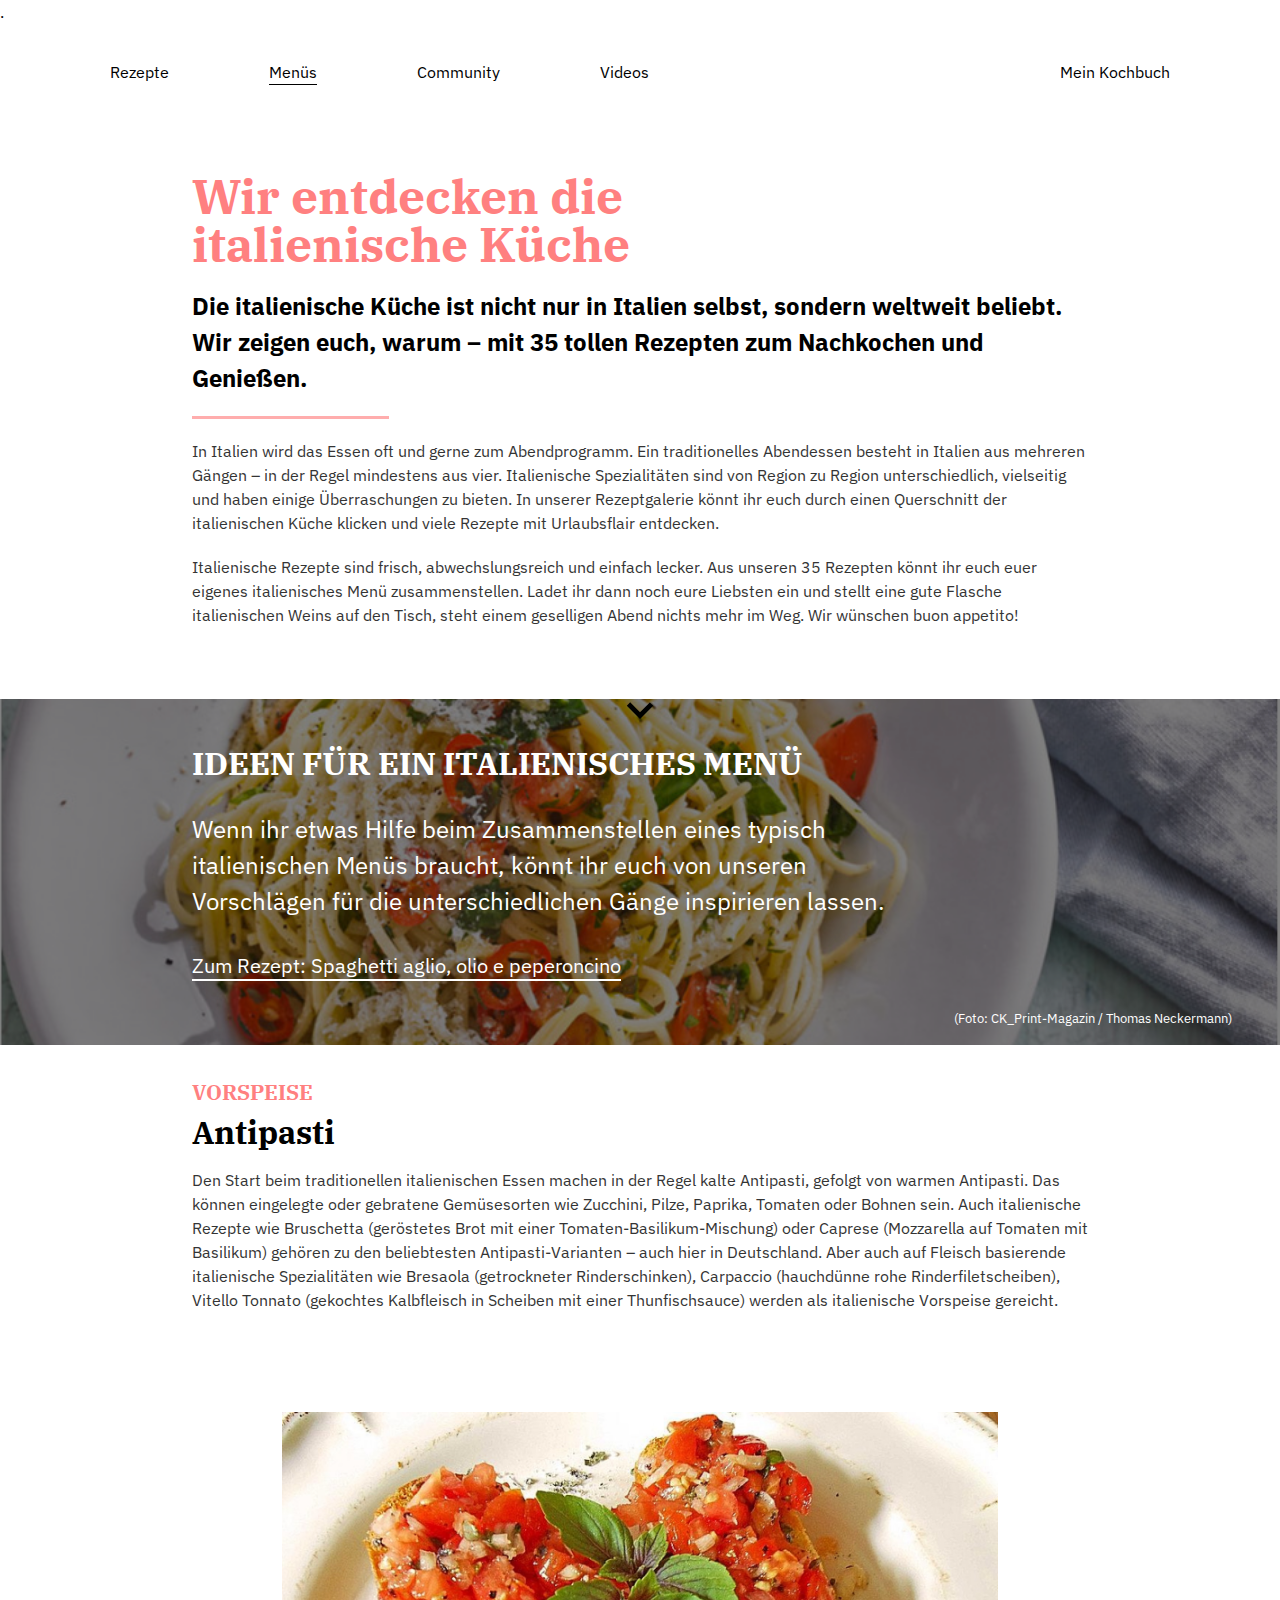
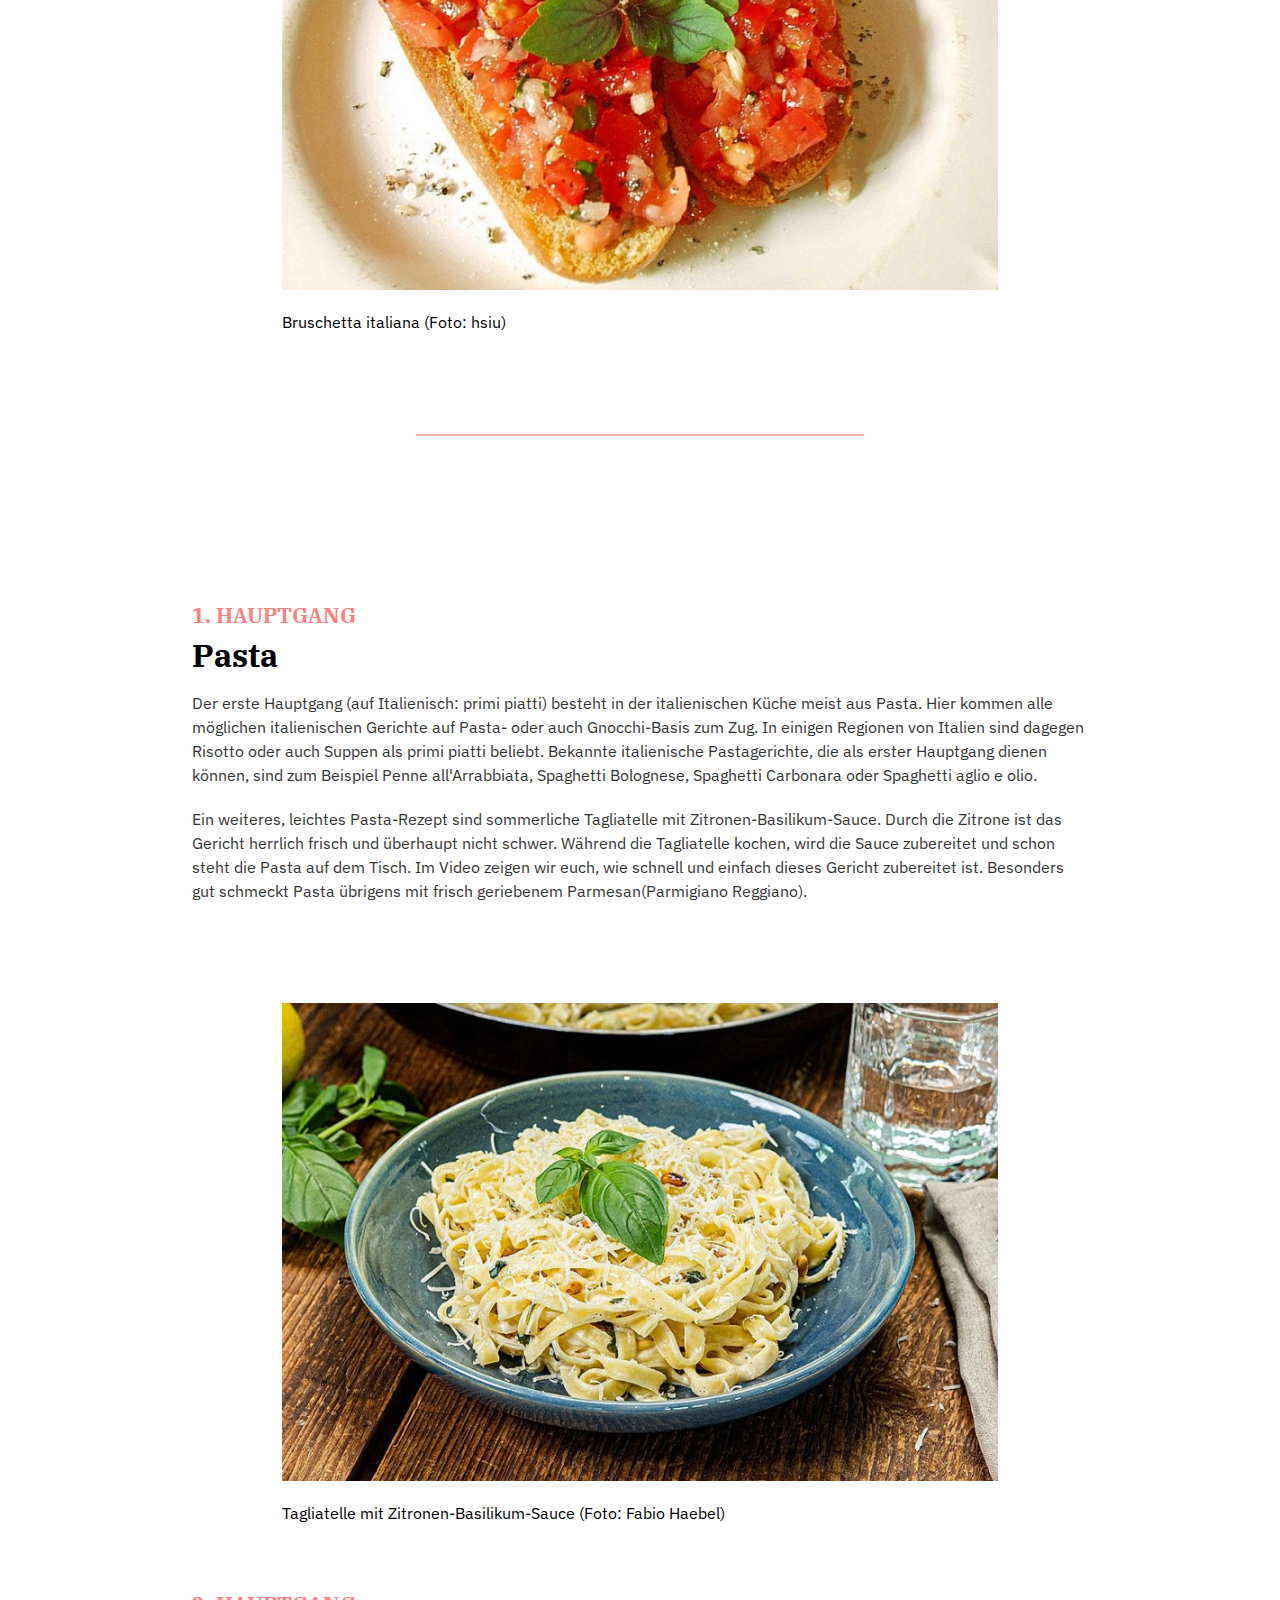
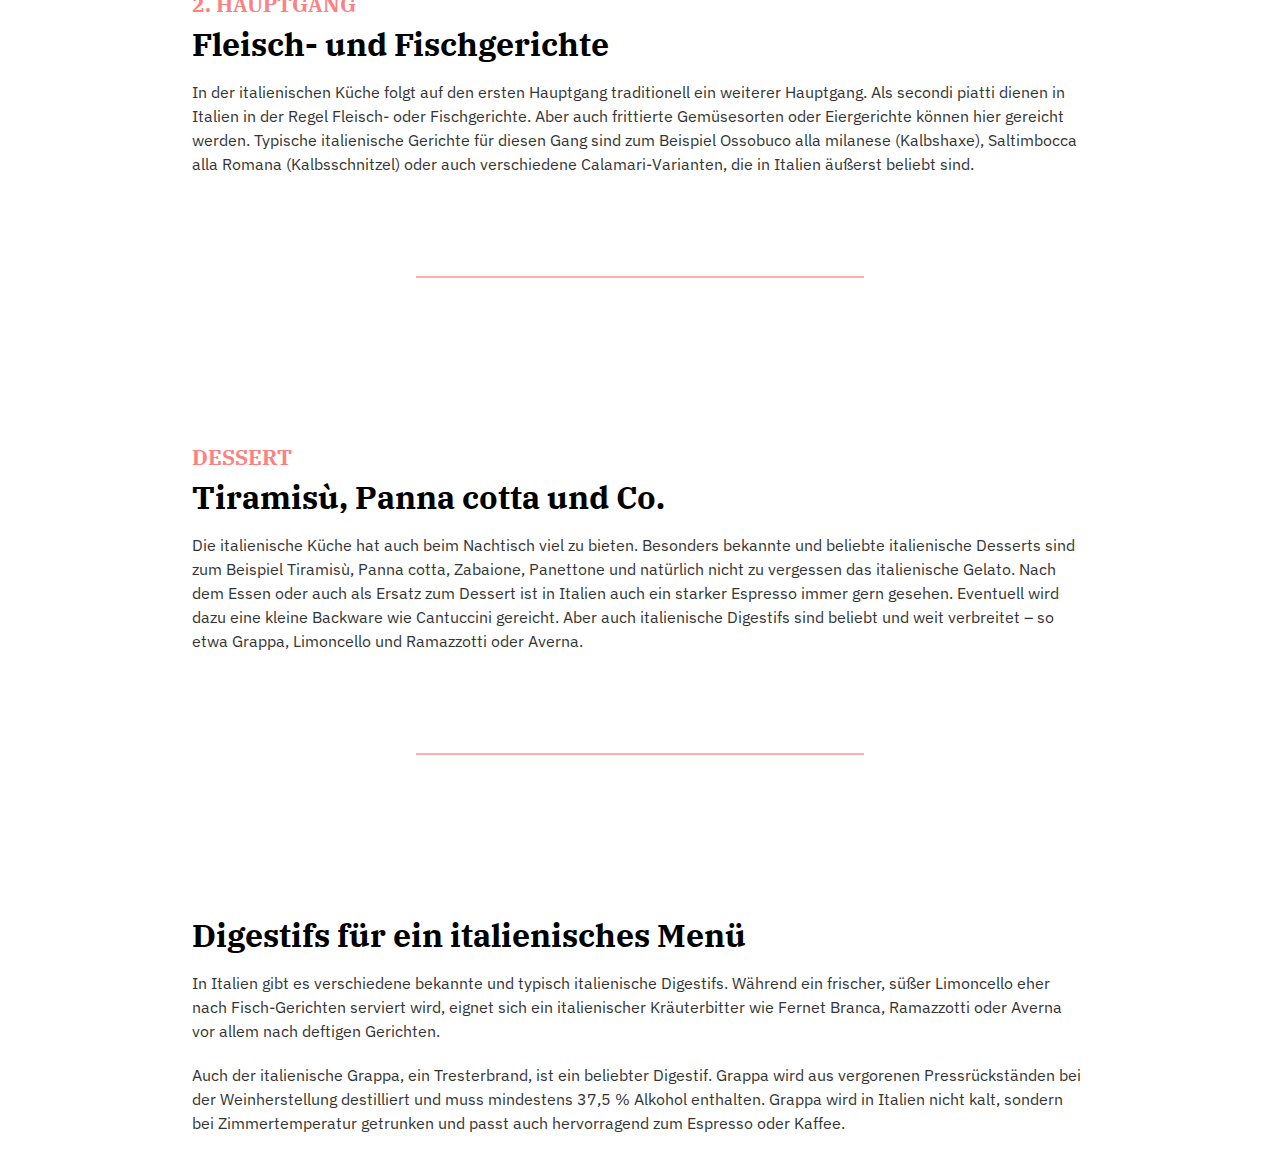
<file: index.html>
<!DOCTYPE html>
<html lang="de">

<head>
  <meta charset="UTF-8">
  <meta http-equiv="X-UA-Compatible" content="IE=edge">
  <meta name="viewport" content="width=device-width, initial-scale=1.0">
  <title>Übersicht</title>.

  <link rel="stylesheet" href="./styles/reset.css">
  <link rel="stylesheet" href="./styles/variables.css">
  <link rel="stylesheet" href="./styles/base.css">
  <link rel="stylesheet" href="./styles/components.css">
</head>

<body>

  <header class="navbar">
    <nav>
      <ul>
        <li><a href="./recipes/spaghetti-aglio-olio-e-peperoncino.html">Rezepte</a></li>
        <li><a class="is-active" href="/index.html">Menüs</a></li>
        <li><a href="#">Community</a></li>
        <li><a href="#">Videos</a></li>
        <li><a href="#">Mein Kochbuch</a></li>
      </ul>
    </nav>
  </header>

  <main>
    <article class="catcher">
      <h1>Wir entdecken die italienische Küche</h1>

      <h2 class="subheader">
        Die italienische Küche ist nicht nur in Italien selbst, sondern
        weltweit beliebt. Wir zeigen euch, warum – mit 35 tollen Rezepten zum
        Nachkochen und Genießen.
      </h2>

      <hr>

      <p>
        In Italien wird das Essen oft und gerne zum Abendprogramm. Ein
        traditionelles Abendessen besteht in Italien aus mehreren Gängen – in
        der Regel mindestens aus vier. Italienische Spezialitäten sind von
        Region zu Region unterschiedlich, vielseitig und haben einige
        Überraschungen zu bieten. In unserer Rezeptgalerie könnt ihr euch
        durch einen Querschnitt der italienischen Küche klicken und viele
        Rezepte mit Urlaubsflair entdecken.
      </p>

      <p>
        Italienische Rezepte sind frisch, abwechslungsreich und einfach
        lecker. Aus unseren 35 Rezepten könnt ihr euch euer eigenes
        italienisches Menü zusammenstellen. Ladet ihr dann noch eure Liebsten
        ein und stellt eine gute Flasche italienischen Weins auf den Tisch,
        steht einem geselligen Abend nichts mehr im Weg. Wir wünschen buon
        appetito!
      </p>

      <p>
        <a href="#antipasti">
        <svg xmlns="http://www.w3.org/2000/svg" viewBox="0 -960 960 960" width="48">
          <path d="M480-322 216-586l67-67 197 198 197-197 67 67-264 263Z" />
        </svg>
        </a>
      </p>
    </article>

    <section class="hero">
      <figure>
        <img src="images/header.jpg" alt="Bild von Spaghetti">
        <figcaption>(Foto: CK_Print-Magazin / Thomas Neckermann)</figcaption>
      </figure>

      <div class="hero-content">
        <h2>Ideen für ein italienisches Menü</h2>
        <p>
          Wenn ihr etwas Hilfe beim Zusammenstellen eines typisch italienischen
          Menüs braucht, könnt ihr euch von unseren Vorschlägen für die
          unterschiedlichen Gänge inspirieren lassen.
          <a href="#">Zum Rezept: Spaghetti aglio, olio e peperoncino</a>
        </p>
      </div>

    </section>

    <section id="antipasti">
      <h2>Vorspeise</h2>
      <h3>Antipasti</h3>

      <p>
        Den Start beim traditionellen italienischen Essen machen in der Regel
        kalte Antipasti, gefolgt von warmen Antipasti. Das können eingelegte
        oder gebratene Gemüsesorten wie Zucchini, Pilze, Paprika, Tomaten oder
        Bohnen sein. Auch italienische Rezepte wie Bruschetta (geröstetes Brot
        mit einer Tomaten-Basilikum-Mischung) oder Caprese (Mozzarella auf
        Tomaten mit Basilikum) gehören zu den beliebtesten Antipasti-Varianten
        – auch hier in Deutschland. Aber auch auf Fleisch basierende
        italienische Spezialitäten wie Bresaola (getrockneter Rinderschinken),
        Carpaccio (hauchdünne rohe Rinderfiletscheiben), Vitello Tonnato
        (gekochtes Kalbfleisch in Scheiben mit einer Thunfischsauce) werden
        als italienische Vorspeise gereicht.
      </p>

      <figure>
        <img src="./images/bruschetta-italiana.jpg" alt="Bild von Bruschetta Italiana">
        <figcaption>Bruschetta italiana (Foto: hsiu)</figcaption>
      </figure>

      <hr>
    </section>

    <section>
      <h2>1. Hauptgang</h2>
      <h3>Pasta</h3>

      <p>
        Der erste Hauptgang (auf Italienisch: primi piatti) besteht in der
        italienischen Küche meist aus Pasta. Hier kommen alle möglichen
        italienischen Gerichte auf Pasta- oder auch Gnocchi-Basis zum Zug. In
        einigen Regionen von Italien sind dagegen Risotto oder auch Suppen als
        primi piatti beliebt. Bekannte italienische Pastagerichte, die als
        erster Hauptgang dienen können, sind zum Beispiel Penne
        all'Arrabbiata, Spaghetti Bolognese, Spaghetti Carbonara oder
        Spaghetti aglio e olio.
      </p>

      <p>
        Ein weiteres, leichtes Pasta-Rezept sind sommerliche Tagliatelle mit
        Zitronen-Basilikum-Sauce. Durch die Zitrone ist das Gericht herrlich
        frisch und überhaupt nicht schwer. Während die Tagliatelle kochen,
        wird die Sauce zubereitet und schon steht die Pasta auf dem Tisch. Im
        Video zeigen wir euch, wie schnell und einfach dieses Gericht
        zubereitet ist. Besonders gut schmeckt Pasta übrigens mit frisch
        geriebenem Parmesan(Parmigiano Reggiano).
      </p>

      <figure>
        <img src="images/tagliatelle-mit-zitronen-basilikum-sauce.jpg" alt="Bild von Tagliatelle">
        <figcaption>Tagliatelle mit Zitronen-Basilikum-Sauce (Foto: Fabio Haebel)</figcaption>
      </figure>
    </section>

    <section>
      <h2>2. Hauptgang</h2>
      <h3>Fleisch- und Fischgerichte</h3>

      <p>
        In der italienischen Küche folgt auf den ersten Hauptgang traditionell
        ein weiterer Hauptgang. Als secondi piatti dienen in Italien in der
        Regel Fleisch- oder Fischgerichte. Aber auch frittierte Gemüsesorten
        oder Eiergerichte können hier gereicht werden. Typische italienische
        Gerichte für diesen Gang sind zum Beispiel Ossobuco alla milanese
        (Kalbshaxe), Saltimbocca alla Romana (Kalbsschnitzel) oder auch
        verschiedene Calamari-Varianten, die in Italien äußerst beliebt sind.
      </p>

      <hr>
    </section>

    <section>
      <h2>Dessert</h2>
      <h3>Tiramisù, Panna cotta und Co.</h3>

      <p>
        Die italienische Küche hat auch beim Nachtisch viel zu bieten.
        Besonders bekannte und beliebte italienische Desserts sind zum
        Beispiel Tiramisù, Panna cotta, Zabaione, Panettone und natürlich
        nicht zu vergessen das italienische Gelato. Nach dem Essen oder auch
        als Ersatz zum Dessert ist in Italien auch ein starker Espresso immer
        gern gesehen. Eventuell wird dazu eine kleine Backware wie Cantuccini
        gereicht. Aber auch italienische Digestifs sind beliebt und weit
        verbreitet – so etwa Grappa, Limoncello und Ramazzotti oder Averna.
      </p>

      <hr>
    </section>

    <section>
      <h3>Digestifs für ein italienisches Menü</h3>

      <p>
        In Italien gibt es verschiedene bekannte und typisch italienische
        Digestifs. Während ein frischer, süßer Limoncello eher nach
        Fisch-Gerichten serviert wird, eignet sich ein italienischer
        Kräuterbitter wie Fernet Branca, Ramazzotti oder Averna vor allem nach
        deftigen Gerichten.
      </p>

      <p>
        Auch der italienische Grappa, ein Tresterbrand, ist ein beliebter
        Digestif. Grappa wird aus vergorenen Pressrückständen bei der
        Weinherstellung destilliert und muss mindestens 37,5 % Alkohol
        enthalten. Grappa wird in Italien nicht kalt, sondern bei
        Zimmertemperatur getrunken und passt auch hervorragend zum Espresso
        oder Kaffee.
      </p>
    </section>
  </main>
</body>

</html>
</file>
<file: styles/variables.css>
@import url("https://fonts.googleapis.com/css2?family=IBM+Plex+Sans:wght@400;700&display=swap");
@import url("https://fonts.googleapis.com/css2?family=IBM+Plex+Serif:wght@400;500;700&display=swap");

:root {
    --base-size: 1rem;

    /* Sizes */
    --xs: calc(0.5 * var(--base-size));
    --s: calc(1 * var(--base-size));
    --m: calc(1.5 * var(--base-size));
    --l: calc(2 * var(--base-size));
    --xl: calc(3 * var(--base-size));
    --xxl: calc(4 * var(--base-size));
    --xxxl: calc(5 * var(--base-size));
    --max-width-content: calc(60 * var(--s));

    /* Colors */
    --primary: #000;
    --primary-lighter: #343434;
    --secondary: #fff;
    --accent: #ff8080;
    --accent-lighter: #ffadad;
    --accent-lightest: #fdd0d0;
    --light: hsl(0deg 0% 80% / 100%);
    --lighter: hsl(0deg 0% 90% / 100%);
    --lightest: hsl(0deg 0% 100% / 100%);    

    /* Font Family */
    --font-family-sans: "IBM Plex Sans", sans-serif;
    --font-family-serif: "IBM Plex Serif", serif;

    /* Spacing */
    --spacing-padding: 110px;
    --spacing-margin-large: 100px;
    --spacing-margin-medium: 20px;

    /* Font Sizes */
    --font-size-base: var(--s);
    --font-size-heading1: var(--xl);
    --font-size-heading2: var(--m);
    --font-size-paragraph: var(--s);

    /* Font Weights */
    --font-weight-normal: 400;
    --font-weight-bold: 700;

    /* Figure */
    --figure-margin-top: var(--spacing-margin-large);

    /* Article */
    --article-margin-bottom: var(--spacing-margin-large);

    /* Misc */
    --lh-heading: 100%;
}
</file>
<file: styles/base.css>
html,
body {
    font-family: var(--font-family-sans);
    font-size: var(--font-size-base);
}

nav a {
    color: var(--primary);
}


h1 {
    max-width: var(--max-width-content);
    color: var(--accent);
    font-family: var(--font-family-serif);
    font-size: var(--font-size-heading1);
    font-weight: var(--font-weight-bold);
    line-height: var(--lh-heading);
    text-wrap: balance;
}

h2 {
    margin-bottom: var(--l);
    font-size: var(--font-size-heading2);
    font-weight: var(--font-weight-bold);
    line-height: var(--lh-normal);
}

h3{
    line-height: var(--lh-heading);
}

h2 + h3{
    margin-top: calc(var(--m) * -1);
}

hr {
    border: none;
    border-top: 2px solid #d9d9d9;
    margin: var(--spacing-margin-large) 0;
}

p {
    margin: var(--spacing-margin-medium) 0 0;
    color: var(--primary-lighter);
    font-size: var(--font-size-paragraph);
    font-weight: var(--font-weight-normal);
    line-height: 1.5;
}

figure {
    margin: var(--figure-margin-top) 0 0;
}

img {
    width: 100%;
}

figcaption {
    margin: var(--spacing-margin-medium) 0 0;
}

ol {
    padding: 0 0 0 var(--spacing-margin-medium);
}

main > article:not(.hero),
main > div,
main > section:not(.hero){
    max-width: var(--max-width-content);
    padding: var(--l);
    margin: auto;
}

/* stylelint-disable-next-line no-descending-specificity */
article {
    margin: 0 0 var(--article-margin-bottom);
}

article a {
    display: inline-block;
    margin: var(--spacing-margin-medium) 0 0;
    color: var(--primary);
    text-decoration: none;
}

section h2,
article:not([class]) h2
 {
    color: var(--accent);
    font-family: var(--font-family-serif);
    font-size: 1.3rem;
    text-transform: uppercase;
}

article:not([class]) h3,
section:not([class]) h3 {
    font-family: var(--font-family-serif);
    font-size: 2rem;
    font-weight: var(--font-weight-bold);
}

article:not([class]) figure,
section:not([class]) figure {
    width: 80%;
    margin-left: 10%;
}

article:not([class]) hr,
section:not([class]) hr {
    width: 50%;
    border-top: 2px solid var(--accent-lighter);
    margin-left: 25%;
}
</file>
<file: styles/components.css>
/* Hero
############################################################################ */

.hero {
    position: relative;
    display: flex;
    overflow: hidden;
    width: 100vw;
    flex-direction: column;
    align-items: center;
    justify-content: center;
    color: var(--secondary);
}

.hero figure {
    position: absolute;
    margin: 0;
    inset: 0;
    pointer-events: none;
}

.hero figure img {
    position: absolute;
    z-index: -1;
    top: 0;
    right: 0;
    bottom: 0;
    width: 100%;
    height: 100%;
    filter: brightness(0.5);
    object-fit: cover;
    object-position: center center;

}

.hero figure figcaption {
    position: absolute;
    right: var(--xl);
    bottom: var(--s);
    font-size: smaller;
}

.hero h1 {
    color: var(--lightest);
}

.hero h2 {
    color: var(--lightest);
    font-family: var(--font-family-serif);
    font-size: var(--l);
    font-weight: var(--font-weight-bold);
    line-height: var(--lh-heading);
}

.hero p {
    color: var(--secondary);
    font-size: var(--m);
}

.hero a {
    display: block;
    margin-top: var(--l);
    color: var(--secondary);
    font-size: smaller;
    text-decoration: underline;
    text-underline-offset: 0.4rem;
}

.hero-content{
    max-width: var(--max-width-content);
    padding: var(--xl) var(--l) var(--xxl);
    padding-right: calc(10vw * 1.5);
}

/* Subheader
############################################################################ */

.subheader {
    font-size: 1.5rem;
    font-weight: var(--font-weight-bold);
}


/* Catcher
############################################################################ */

.catcher {
    max-width: var(--max-width-content);
    padding: var(--l);
}

.catcher * {
    margin: var(--spacing-margin-medium) 0 0;
}

.catcher h1{
    max-width: 90%;
}

.catcher p:last-child {
    display: flex;
    width: 100%;
    align-items: center;
}

.catcher p:last-child svg {
    position: absolute;
    left: 50%;
    transform: translateX(-50%);
}

.catcher hr {
    width: 22%;
    border-top: 3px solid var(--accent-lighter);
}


/* Ingredients
############################################################################ */

.ingredients table {
    width: 100%;
    border: 1px solid var(--accent);
    border-collapse: collapse;
}

.ingredients th,
.ingredients td {
    padding: 8px;
    border-right: 1px solid var(--accent);
    border-bottom: 1px solid var(--accent);
    text-align: left;
}

.ingredients td {
    padding-right: 6rem;
}

.ingredients td:last-child {
    border-right: none;
}

/* Nutritional Values
############################################################################ */

.nutritional-values{
    width: 100%;
    text-align: center;
}

.nutritional-values dl {
    margin: 20px 0 0;
}

.nutritional-values dt {
    margin: 20px 0 0;
    font-size: 1.2rem;
}

.nutritional-values dd {
    color: var(--accent);
    font-family: "IBM Plex Serif", serif;
    font-size: 1.5rem;
    font-weight: var(--font-weight-bold);
}


/* Navbar (Main Navigation)
############################################################################ */

.navbar {
    position: sticky;
    z-index: 1;
    top: 0;
    width: 100%;
    padding: var(--spacing-margin-medium) var(--spacing-padding);
    background: var(--secondary);
}

.navbar ul {
    display: flex;
    width: 100%;
    justify-content: space-between;
    padding: 0;
    list-style: none;
}

.navbar ul li a {
    text-decoration: none;
}

.navbar ul li:not(:last-child) {
    margin-right: var(--spacing-margin-large);
}

.navbar ul li:last-child {
    margin-right: 0;
    margin-left: auto;
}

/* navbar link highlight */
.navbar a.is-active {
    text-decoration: underline;
    text-underline-offset: 0.4rem;
}

/* Intern Nav (Page Navigation)
############################################################################ */

.intern-nav {
    position: fixed;
    z-index: 1;
    right: 0;
    margin-top: 0;
    background-color: var(--accent-lightest);
}

.intern-nav ul {
    padding: 1rem;
    list-style: none;
}

/* stylelint-disable-next-line no-descending-specificity */
.intern-nav ul li {
    margin-right: 0;
}

.intern-nav ul li a {
    text-decoration: none;
}

.intern-nav ul li a[data-state="active"] {
    text-decoration: underline;
    text-underline-offset: 0.2rem;}



/* Quantiy Selector
############################################################################ */

.quantity-selector-head{
    max-width: var(--max-width-content);
    color: var(--darkest);
    font-family: var(--font-family-sans-serif);
}

.quantity-selector-head .highlighted {
    padding: 0.2rem 0.7rem;
    border-radius: 1rem;
    margin: 0 0.5rem;
    background-color: var(--accent-lighter);
    font-weight: var(--font-weight-bold);
}


/* Form
############################################################################ */

form {
    display: flex;
    width: fit-content;
    flex-direction: column;
}

form input {
    padding: var(--s) var(--m);
    margin-bottom: var(--l);
    
}

.form-container {
    display: flex;
    flex-direction: row;
    gap: var(--m);
}

form button {
    padding: var(--s) var(--xl);
    border: none;
    border-radius: 0;
    background: #d9d9d9;
    outline: none;
}

.form-container button:last-child{
    background-color: var(--accent-lighter);
}

.form-container .input-container {
    display: flex;
    flex-direction: column;
}

textarea {
    width: 100%;
    height: 10rem;
    padding: var(--s) var(--m);
}

label[for="data"] {
    display: flex;
    align-items: center;
}

form input[type="checkbox"] {
    width: 2rem;
    height: 2rem;
    margin-top: 2rem;
    margin-right: 2rem;
}

.invalid {
    border: 2px solid red;
}

.invalid-label {
    color: red;
}


/* Comments
############################################################################ */

.comments {
    max-width: var(--max-width-content);
    padding: var(--l);
}

.comments h3{
    margin-top: var(--xl);
    margin-bottom: var(--l);
}

/* stylelint-disable-next-line no-descending-specificity */
.comment-user-info p {
    margin: 0 0 0 1.5rem;
}

.comment p:last-child {
    width: 100%;
}

/* stylelint-disable-next-line no-descending-specificity */
.comment img {
    width: 3rem;
    height: 3rem;
}

.comment-user-info {
    display: flex;
    flex-direction: row;
    align-items: center;
    justify-content: space-between;
}

/* Steps
############################################################################ */

.steps{
    padding: 0;
    counter-reset: step-count;
}

/* stylelint-disable-next-line no-descending-specificity */
.steps > li{
    display: block;
    padding-bottom: var(--xl);
    counter-increment: step-count;
}

.steps > li.is-text-only{
    display: flex;
    justify-content: center;
}

.steps > li.is-text-only p{
    max-width: calc(var(--max-content-width) * 0.5);
}

.steps > li figure{
    display: flex;
    width: auto;
    align-items: center;
    margin: 0;
    gap: var(--m);
}

.steps > li figure > *{
    flex-basis: 50%;
    flex-grow: 1;
}

.steps .is-reversed{
    flex-direction: row-reverse;
}

.steps .has-counter{
    position: relative;
    padding-top: 0;
    margin-left: var(--xl);
}

.steps .has-counter::before {
    position: absolute;
    left: calc(var(--xl) * -1);
    color: var(--accent);
    content: counter(step-count);
    font-size: var(--xl);
    font-weight: bold;
    line-height: var(--xl);
}
</file>
